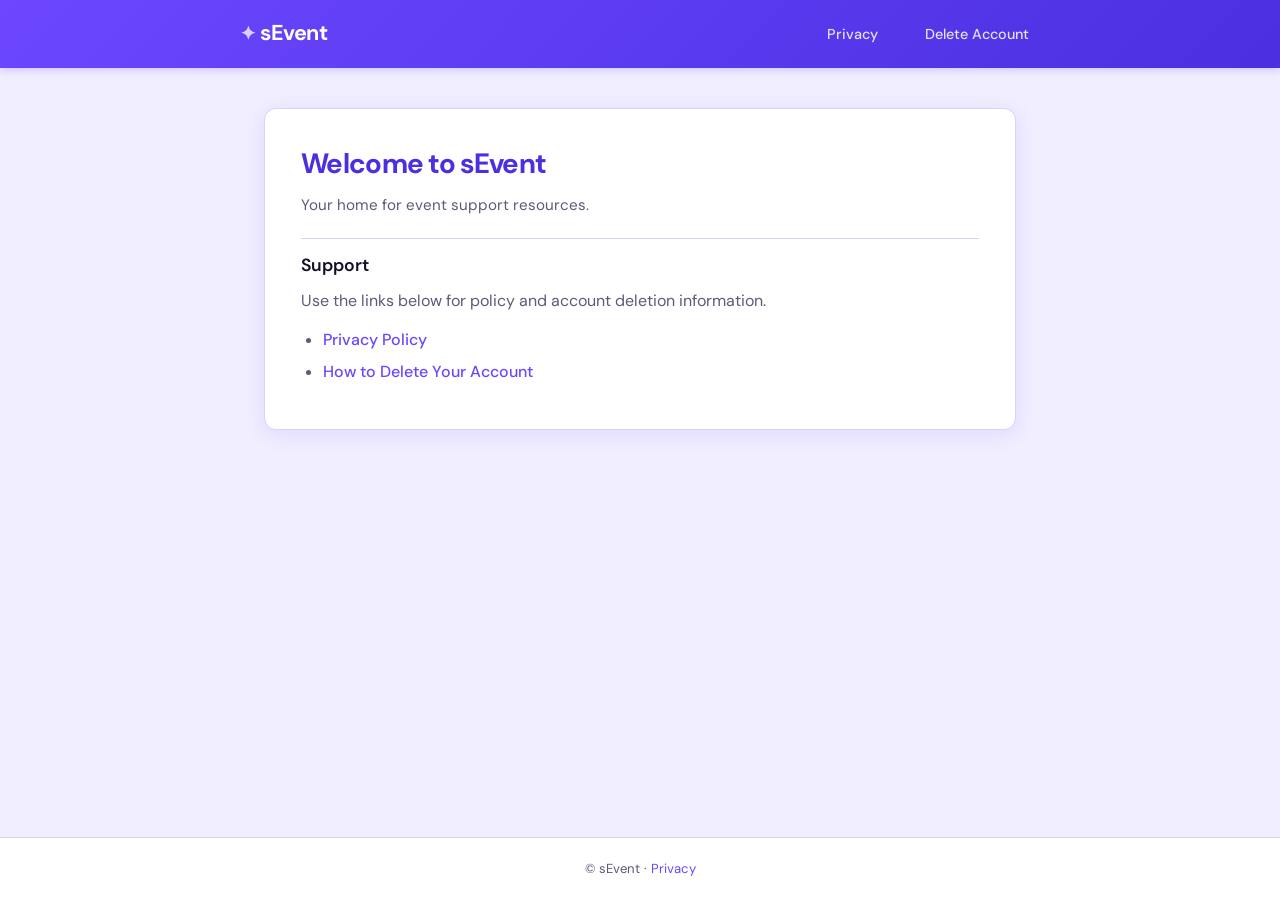
<file: index.html>
<!DOCTYPE html>
<html lang="en">
<head>
  <meta charset="UTF-8" />
  <meta name="viewport" content="width=device-width, initial-scale=1.0" />
  <title>sEvent</title>
  <link rel="stylesheet" href="assets/css/style.css" />
</head>
<body>

  <header>
    <div class="header-inner">
      <a href="./" class="logo">sEvent</a>
      <nav>
        <a href="privacy/">Privacy</a>
        <a href="how-to-delete-account/">Delete Account</a>
      </nav>
    </div>
  </header>

  <main>
    <div class="card">
      <h1 class="page-title">Welcome to sEvent</h1>
      <p class="page-subtitle">Your home for event support resources.</p>

      <h2>Support</h2>
      <p>Use the links below for policy and account deletion information.</p>

      <ul>
        <li><a href="privacy/">Privacy Policy</a></li>
        <li><a href="how-to-delete-account/">How to Delete Your Account</a></li>
      </ul>
    </div>
  </main>

  <footer>
    &copy; sEvent &middot; <a href="privacy/">Privacy</a>
  </footer>

</body>
</html>
</file>
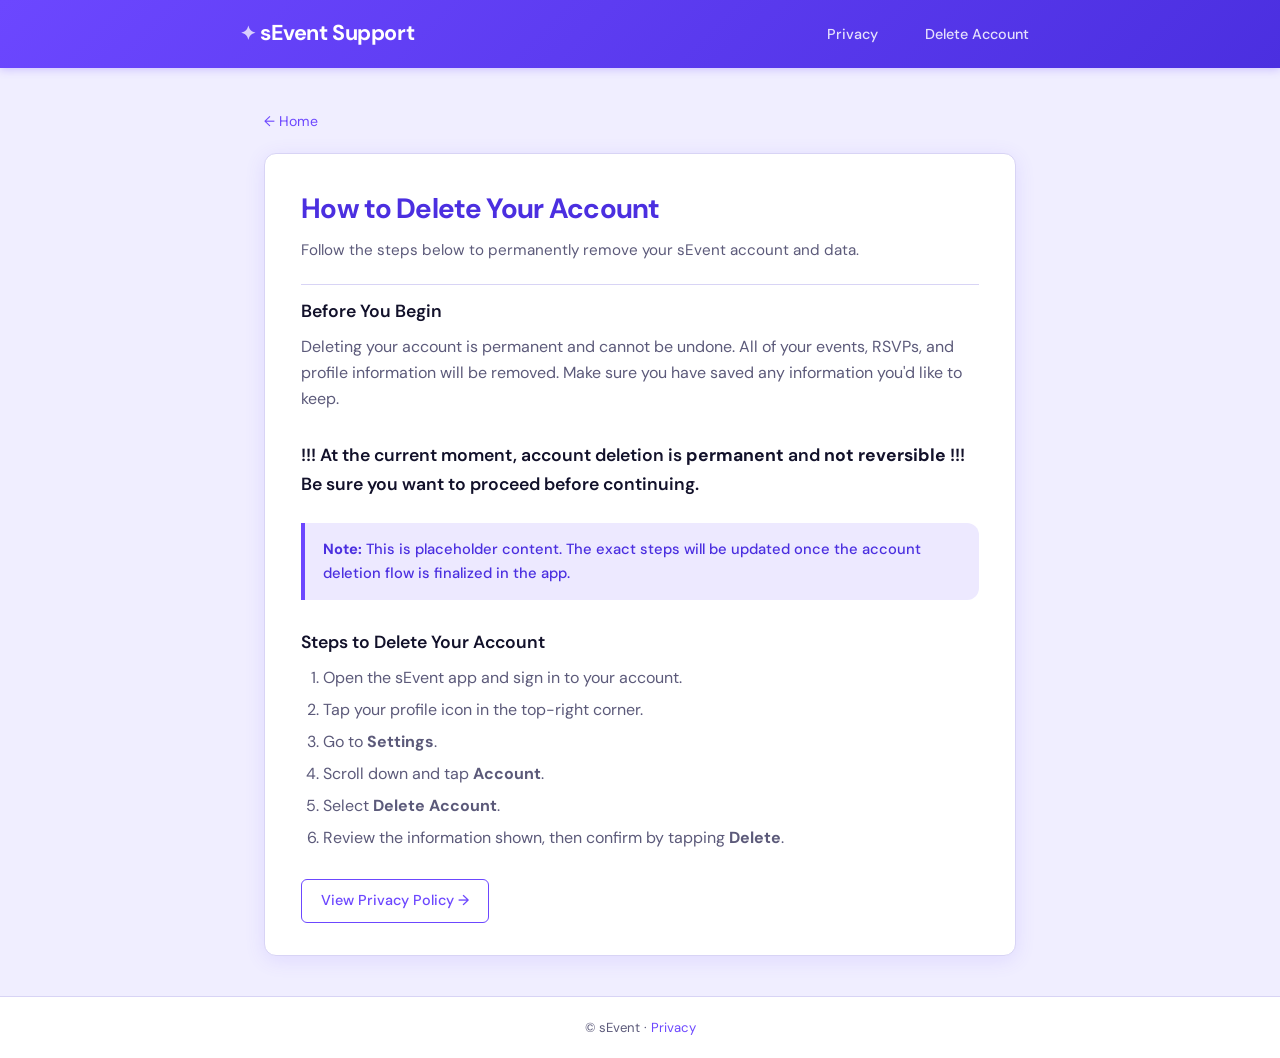
<file: how-to-delete-account/index.html>
<!DOCTYPE html>
<html lang="en">

<head>
    <meta charset="UTF-8" />
    <meta name="viewport" content="width=device-width, initial-scale=1.0" />
    <title>How to Delete Your Account - sEvent Support</title>
    <link rel="stylesheet" href="../assets/css/style.css" />
</head>

<body>

    <header>
        <div class="header-inner">
            <a href="../" class="logo">sEvent Support</a>
            <nav>
                <a href="../privacy/">Privacy</a>
                <a href="./">Delete Account</a>
            </nav>
        </div>
    </header>

    <main>
        <a href="../" class="back-link">&#8592; Home</a>

        <div class="card">
            <h1 class="page-title">How to Delete Your Account</h1>
            <p class="page-subtitle">Follow the steps below to permanently remove your sEvent account and data.</p>

            <h2>Before You Begin</h2>
            <p>
                Deleting your account is permanent and cannot be undone. All of your events, RSVPs, and profile
                information will be removed. Make sure you have saved any information you'd like to keep.
            </p>

            <h2>!!! At the current moment, account deletion is <b>permanent</b> and <b>not reversible</b> !!! <br>Be sure you want to proceed before continuing.</h2>

            <div class="callout">
                <strong>Note:</strong> This is placeholder content. The exact steps will be updated once the
                account deletion flow is finalized in the app.
            </div>

            <h2>Steps to Delete Your Account</h2>
            <ol>
                <li>Open the sEvent app and sign in to your account.</li>
                <li>Tap your profile icon in the top-right corner.</li>
                <li>Go to <strong>Settings</strong>.</li>
                <li>Scroll down and tap <strong>Account</strong>.</li>
                <li>Select <strong>Delete Account</strong>.</li>
                <li>Review the information shown, then confirm by tapping <strong>Delete</strong>.</li>
            </ol>

            <!-- <h2>What Happens Next</h2>
            <p>
                Once confirmed, your account will be scheduled for deletion. You will receive a confirmation
                email. Deletion may take up to 30 days to fully propagate across all systems.
            </p>

            <h2>Changed Your Mind?</h2>
            <p>
                If you submitted a deletion request and wish to cancel it, sign back in to your account within
                the grace period shown in your confirmation email.
            </p> -->

            <a href="../privacy/" class="btn btn-outline">View Privacy Policy &rarr;</a>
        </div>
    </main>

    <footer>
        &copy; sEvent &middot; <a href="../privacy/">Privacy</a>
    </footer>

</body>

</html>
</file>
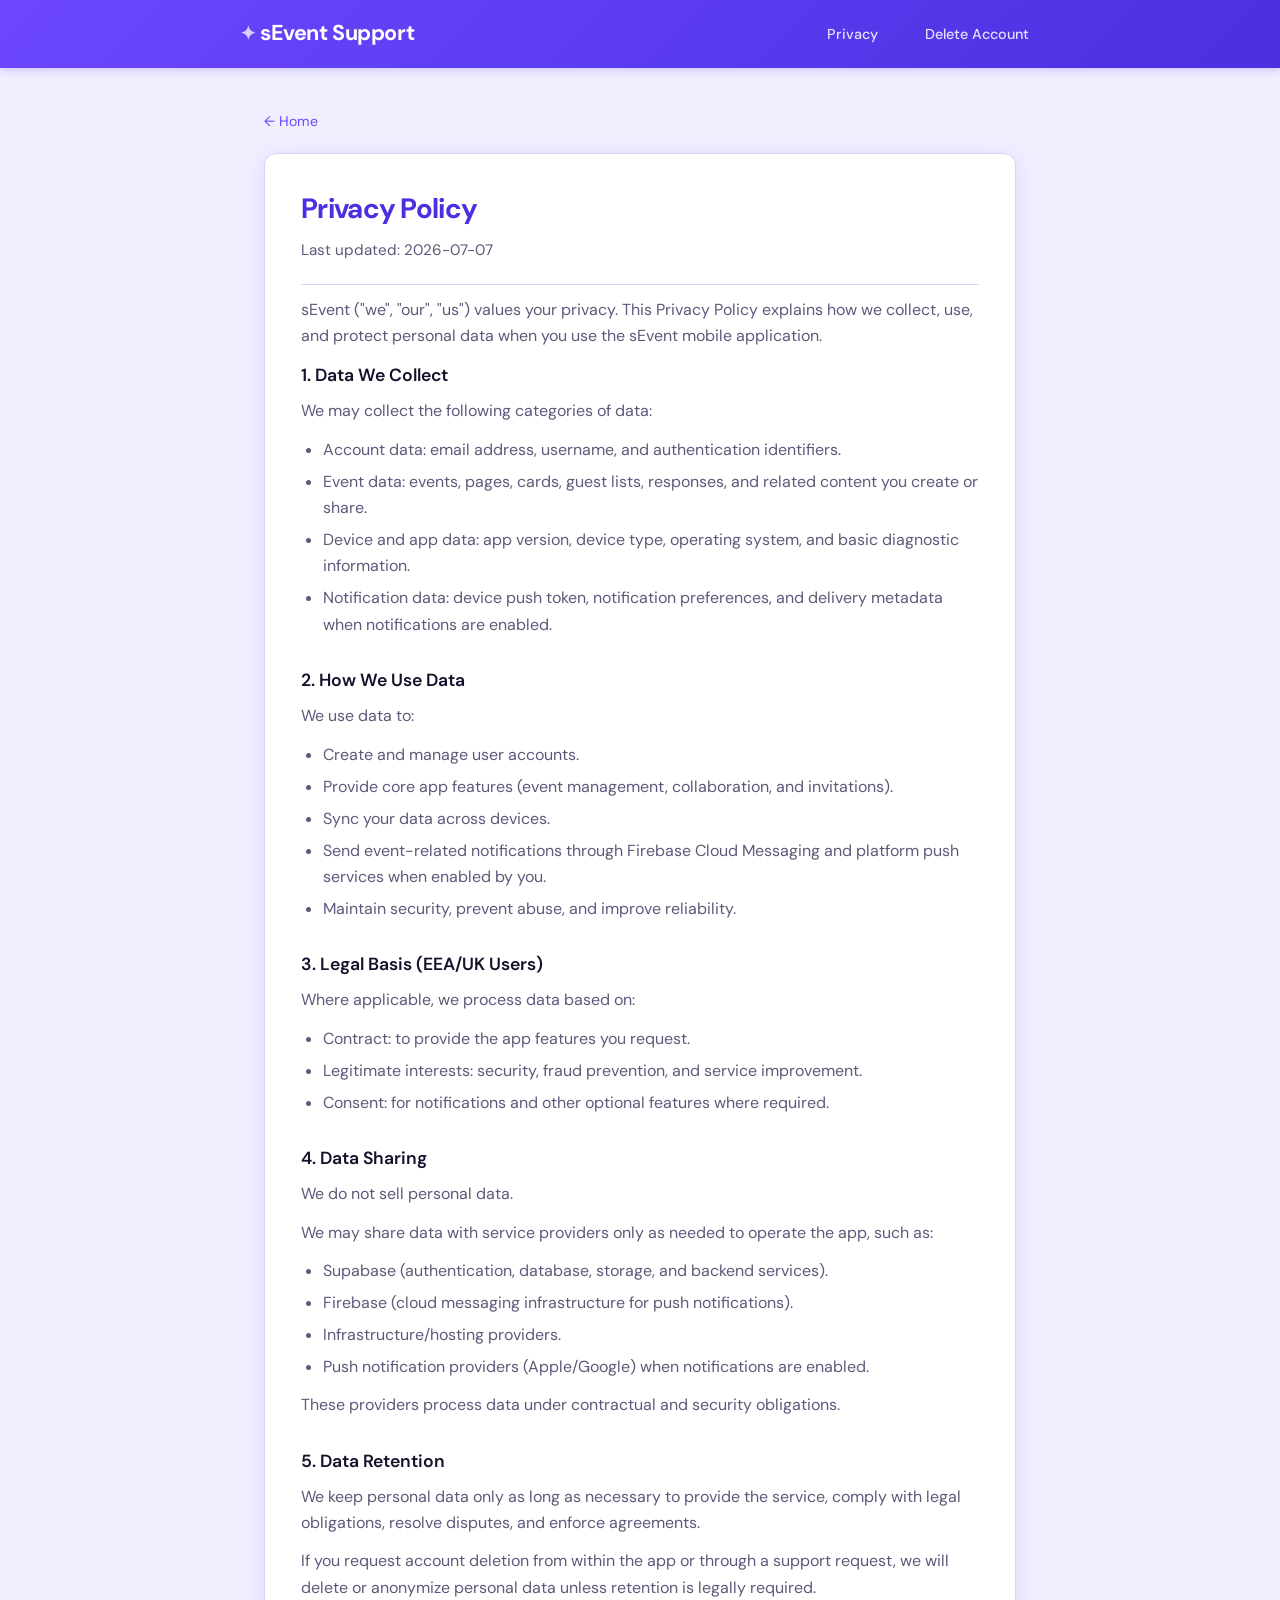
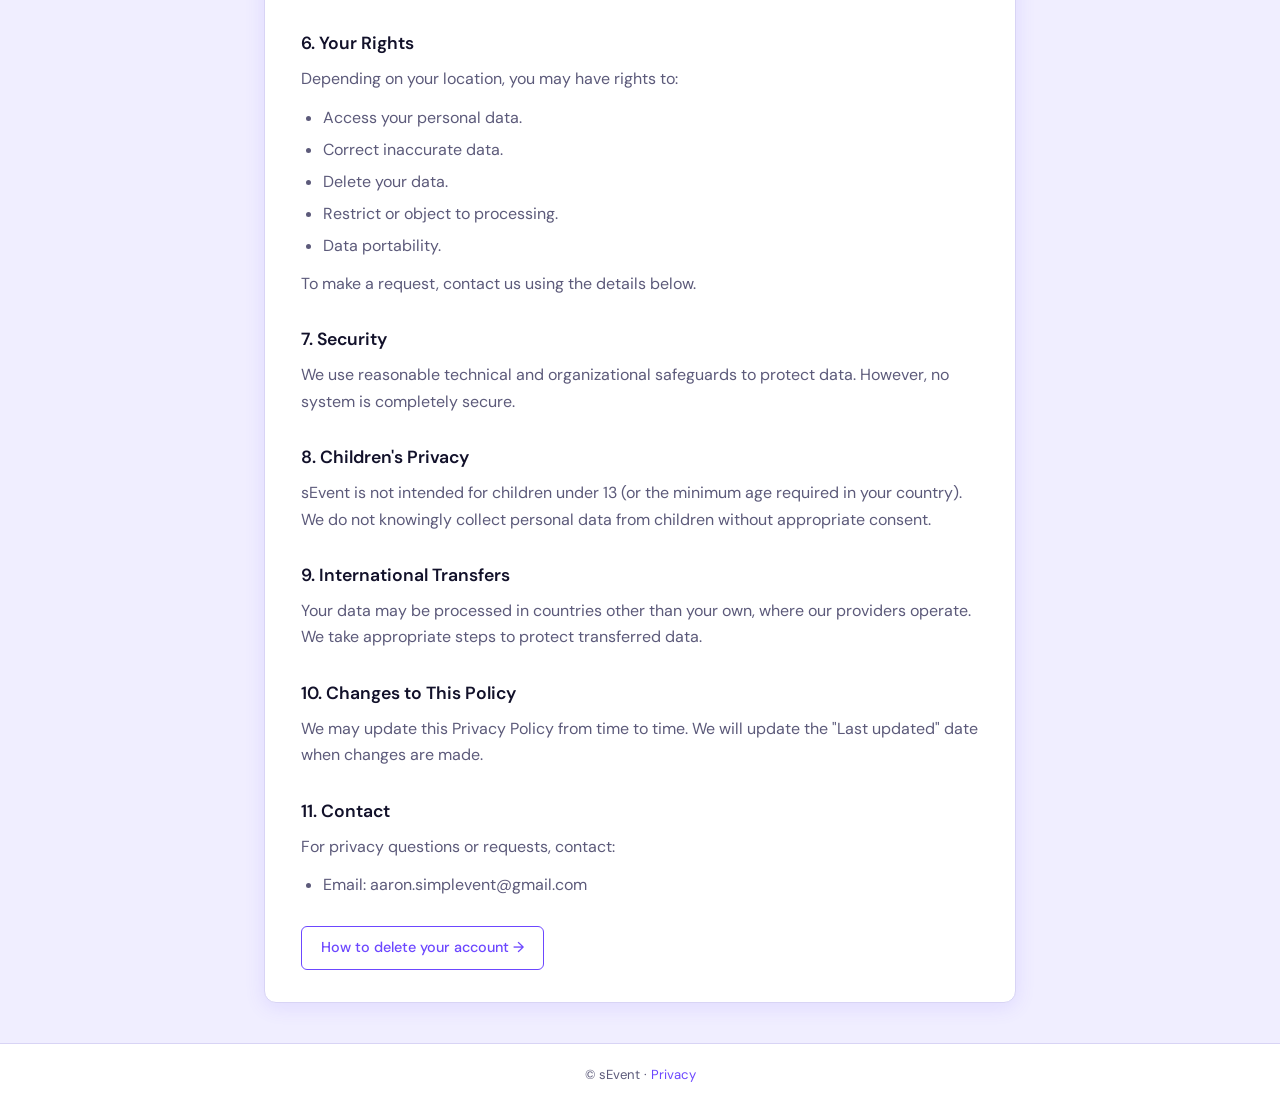
<file: privacy/index.html>
<!DOCTYPE html>
<html lang="en">

<head>
    <meta charset="UTF-8" />
    <meta name="viewport" content="width=device-width, initial-scale=1.0" />
    <title>Privacy Policy - sEvent Support</title>
    <link rel="stylesheet" href="../assets/css/style.css" />
</head>

<body>

    <header>
        <div class="header-inner">
            <a href="../" class="logo">sEvent Support</a>
            <nav>
                <a href="./">Privacy</a>
                <a href="../how-to-delete-account/">Delete Account</a>
            </nav>
        </div>
    </header>

    <main>
        <a href="../" class="back-link">&#8592; Home</a>

        <div class="card">
            <h1 class="page-title">Privacy Policy</h1>
            <p class="page-subtitle">Last updated: 2026-07-07</p>

            <p>
                sEvent ("we", "our", "us") values your privacy. This Privacy Policy explains how we collect, use,
                and protect personal data when you use the sEvent mobile application.
            </p>

            <h2>1. Data We Collect</h2>
            <p>We may collect the following categories of data:</p>
            <ul>
                <li>Account data: email address, username, and authentication identifiers.</li>
                <li>Event data: events, pages, cards, guest lists, responses, and related content you create or share.</li>
                <li>Device and app data: app version, device type, operating system, and basic diagnostic information.</li>
                <li>Notification data: device push token, notification preferences, and delivery metadata when notifications are enabled.</li>
            </ul>

            <h2>2. How We Use Data</h2>
            <p>We use data to:</p>
            <ul>
                <li>Create and manage user accounts.</li>
                <li>Provide core app features (event management, collaboration, and invitations).</li>
                <li>Sync your data across devices.</li>
                <li>Send event-related notifications through Firebase Cloud Messaging and platform push services when enabled by you.</li>
                <li>Maintain security, prevent abuse, and improve reliability.</li>
            </ul>

            <h2>3. Legal Basis (EEA/UK Users)</h2>
            <p>Where applicable, we process data based on:</p>
            <ul>
                <li>Contract: to provide the app features you request.</li>
                <li>Legitimate interests: security, fraud prevention, and service improvement.</li>
                <li>Consent: for notifications and other optional features where required.</li>
            </ul>

            <h2>4. Data Sharing</h2>
            <p>We do not sell personal data.</p>
            <p>We may share data with service providers only as needed to operate the app, such as:</p>
            <ul>
                <li>Supabase (authentication, database, storage, and backend services).</li>
                <li>Firebase (cloud messaging infrastructure for push notifications).</li>
                <li>Infrastructure/hosting providers.</li>
                <li>Push notification providers (Apple/Google) when notifications are enabled.</li>
            </ul>
            <p>These providers process data under contractual and security obligations.</p>

            <h2>5. Data Retention</h2>
            <p>
                We keep personal data only as long as necessary to provide the service, comply with legal obligations,
                resolve disputes, and enforce agreements.
            </p>
            <p>
                If you request account deletion from within the app or through a support request, we will delete or
                anonymize personal data unless retention is legally required.
            </p>

            <h2>6. Your Rights</h2>
            <p>Depending on your location, you may have rights to:</p>
            <ul>
                <li>Access your personal data.</li>
                <li>Correct inaccurate data.</li>
                <li>Delete your data.</li>
                <li>Restrict or object to processing.</li>
                <li>Data portability.</li>
            </ul>
            <p>To make a request, contact us using the details below.</p>

            <h2>7. Security</h2>
            <p>
                We use reasonable technical and organizational safeguards to protect data. However, no system is
                completely secure.
            </p>

            <h2>8. Children&#39;s Privacy</h2>
            <p>
                sEvent is not intended for children under 13 (or the minimum age required in your country). We do not
                knowingly collect personal data from children without appropriate consent.
            </p>

            <h2>9. International Transfers</h2>
            <p>
                Your data may be processed in countries other than your own, where our providers operate. We take
                appropriate steps to protect transferred data.
            </p>

            <h2>10. Changes to This Policy</h2>
            <p>
                We may update this Privacy Policy from time to time. We will update the "Last updated" date when
                changes are made.
            </p>

            <h2>11. Contact</h2>
            <p>For privacy questions or requests, contact:</p>
            <ul>
                <li>Email: aaron.simplevent@gmail.com</li>
            </ul>

            <a href="../how-to-delete-account/" class="btn btn-outline">How to delete your account &rarr;</a>
        </div>
    </main>

    <footer>
        &copy; sEvent &middot; <a href="./">Privacy</a>
    </footer>

</body>

</html>
</file>
<file: assets/css/style.css>
/* sEvent Support – shared styles */

@import url('https://fonts.googleapis.com/css2?family=DM+Sans:ital,opsz,wght@0,9..40,400;0,9..40,500;0,9..40,700;1,9..40,400&display=swap');

*, *::before, *::after {
  box-sizing: border-box;
  margin: 0;
  padding: 0;
}

:root {
  --color-primary: #6c47ff;
  --color-primary-dark: #4b2fe0;
  --color-accent: #ff6b6b;
  --color-bg: #f0eeff;
  --color-surface: #ffffff;
  --color-text: #12112a;
  --color-text-muted: #5c5a7a;
  --color-border: #d8d4f5;
  --font-sans: "DM Sans", -apple-system, BlinkMacSystemFont, "Segoe UI", Roboto, sans-serif;
  --radius: 12px;
  --shadow: 0 4px 20px rgba(108, 71, 255, 0.12);
}

body {
  font-family: var(--font-sans);
  background: var(--color-bg);
  color: var(--color-text);
  line-height: 1.65;
  min-height: 100vh;
  display: flex;
  flex-direction: column;
}

/* ── Header ─────────────────────────────────────────── */
header {
  background: linear-gradient(135deg, var(--color-primary) 0%, var(--color-primary-dark) 100%);
  color: #fff;
  padding: 1rem 1.5rem;
  box-shadow: 0 2px 8px rgba(108, 71, 255, 0.25);
}

header .header-inner {
  max-width: 800px;
  margin: 0 auto;
  display: flex;
  align-items: center;
  gap: 0.75rem;
}

header .logo {
  font-size: 1.35rem;
  font-weight: 700;
  text-decoration: none;
  color: #fff;
  letter-spacing: -0.02em;
}

header .logo::before {
  content: "✦ ";
  font-size: 0.9em;
  opacity: 0.75;
}

header nav {
  margin-left: auto;
}

header nav a {
  color: rgba(255, 255, 255, 0.85);
  text-decoration: none;
  font-size: 0.9rem;
  font-weight: 500;
  margin-left: 1.25rem;
  padding: 0.3rem 0.7rem;
  border-radius: 6px;
  transition: background 0.15s, color 0.15s;
}

header nav a:hover {
  color: #fff;
  background: rgba(255, 255, 255, 0.15);
}

/* ── Main content ────────────────────────────────────── */
main {
  flex: 1;
  max-width: 800px;
  width: 100%;
  margin: 2.5rem auto;
  padding: 0 1.5rem;
}

/* ── Card ────────────────────────────────────────────── */
.card {
  background: var(--color-surface);
  border: 1px solid var(--color-border);
  border-radius: var(--radius);
  box-shadow: var(--shadow);
  padding: 2rem 2.25rem;
}

.card a {
  color: var(--color-primary);
  text-decoration: none;
  font-weight: 500;
}

.card a:hover {
  text-decoration: underline;
}

/* ── Typography ──────────────────────────────────────── */
.page-title {
  font-size: 1.75rem;
  font-weight: 700;
  letter-spacing: -0.025em;
  margin-bottom: 0.4rem;
  color: var(--color-primary-dark);
}

.page-subtitle {
  color: var(--color-text-muted);
  font-size: 0.95rem;
  margin-bottom: 2rem;
  padding-bottom: 1.25rem;
  border-bottom: 1px solid var(--color-border);
}

.card h2 {
  font-size: 1.1rem;
  font-weight: 600;
  margin-top: 1.75rem;
  margin-bottom: 0.5rem;
  color: var(--color-text);
}

.card h2:first-of-type {
  margin-top: 0;
}

.card p {
  color: var(--color-text-muted);
  margin-bottom: 0.75rem;
}

.card ul,
.card ol {
  padding-left: 1.4rem;
  color: var(--color-text-muted);
  margin-bottom: 0.75rem;
}

.card li {
  margin-bottom: 0.35rem;
}

/* ── Callout / Info box ──────────────────────────────── */
.callout {
  background: #ede9ff;
  border-left: 4px solid var(--color-primary);
  border-radius: 0 var(--radius) var(--radius) 0;
  padding: 0.9rem 1.1rem;
  margin: 1.5rem 0;
  font-size: 0.92rem;
  color: var(--color-primary-dark);
  font-weight: 500;
}

/* ── Button ──────────────────────────────────────────── */
.btn {
  display: inline-flex;
  align-items: center;
  gap: 0.4rem;
  background: var(--color-primary);
  color: #fff;
  text-decoration: none;
  padding: 0.55rem 1.2rem;
  border-radius: 6px;
  font-size: 0.9rem;
  font-weight: 500;
  transition: background 0.15s;
  margin-top: 1rem;
}

.btn:hover {
  background: var(--color-primary-dark);
}

.btn-outline {
  background: transparent;
  border: 1.5px solid var(--color-primary);
  color: var(--color-primary);
}

.btn-outline:hover {
  background: var(--color-primary);
  color: #fff;
}

/* ── Back link ───────────────────────────────────────── */
.back-link {
  display: inline-flex;
  align-items: center;
  gap: 0.3rem;
  color: var(--color-primary);
  text-decoration: none;
  font-size: 0.88rem;
  margin-bottom: 1.25rem;
}

.back-link:hover {
  text-decoration: underline;
}

/* ── Footer ──────────────────────────────────────────── */
footer {
  background: var(--color-surface);
  border-top: 1px solid var(--color-border);
  padding: 1.25rem 1.5rem;
  text-align: center;
  font-size: 0.82rem;
  color: var(--color-text-muted);
}

footer a {
  color: var(--color-primary);
  text-decoration: none;
}

footer a:hover {
  text-decoration: underline;
}

/* ── Responsive ──────────────────────────────────────── */
@media (max-width: 600px) {
  .card {
    padding: 1.25rem 1rem;
  }

  .page-title {
    font-size: 1.4rem;
  }
}
</file>
